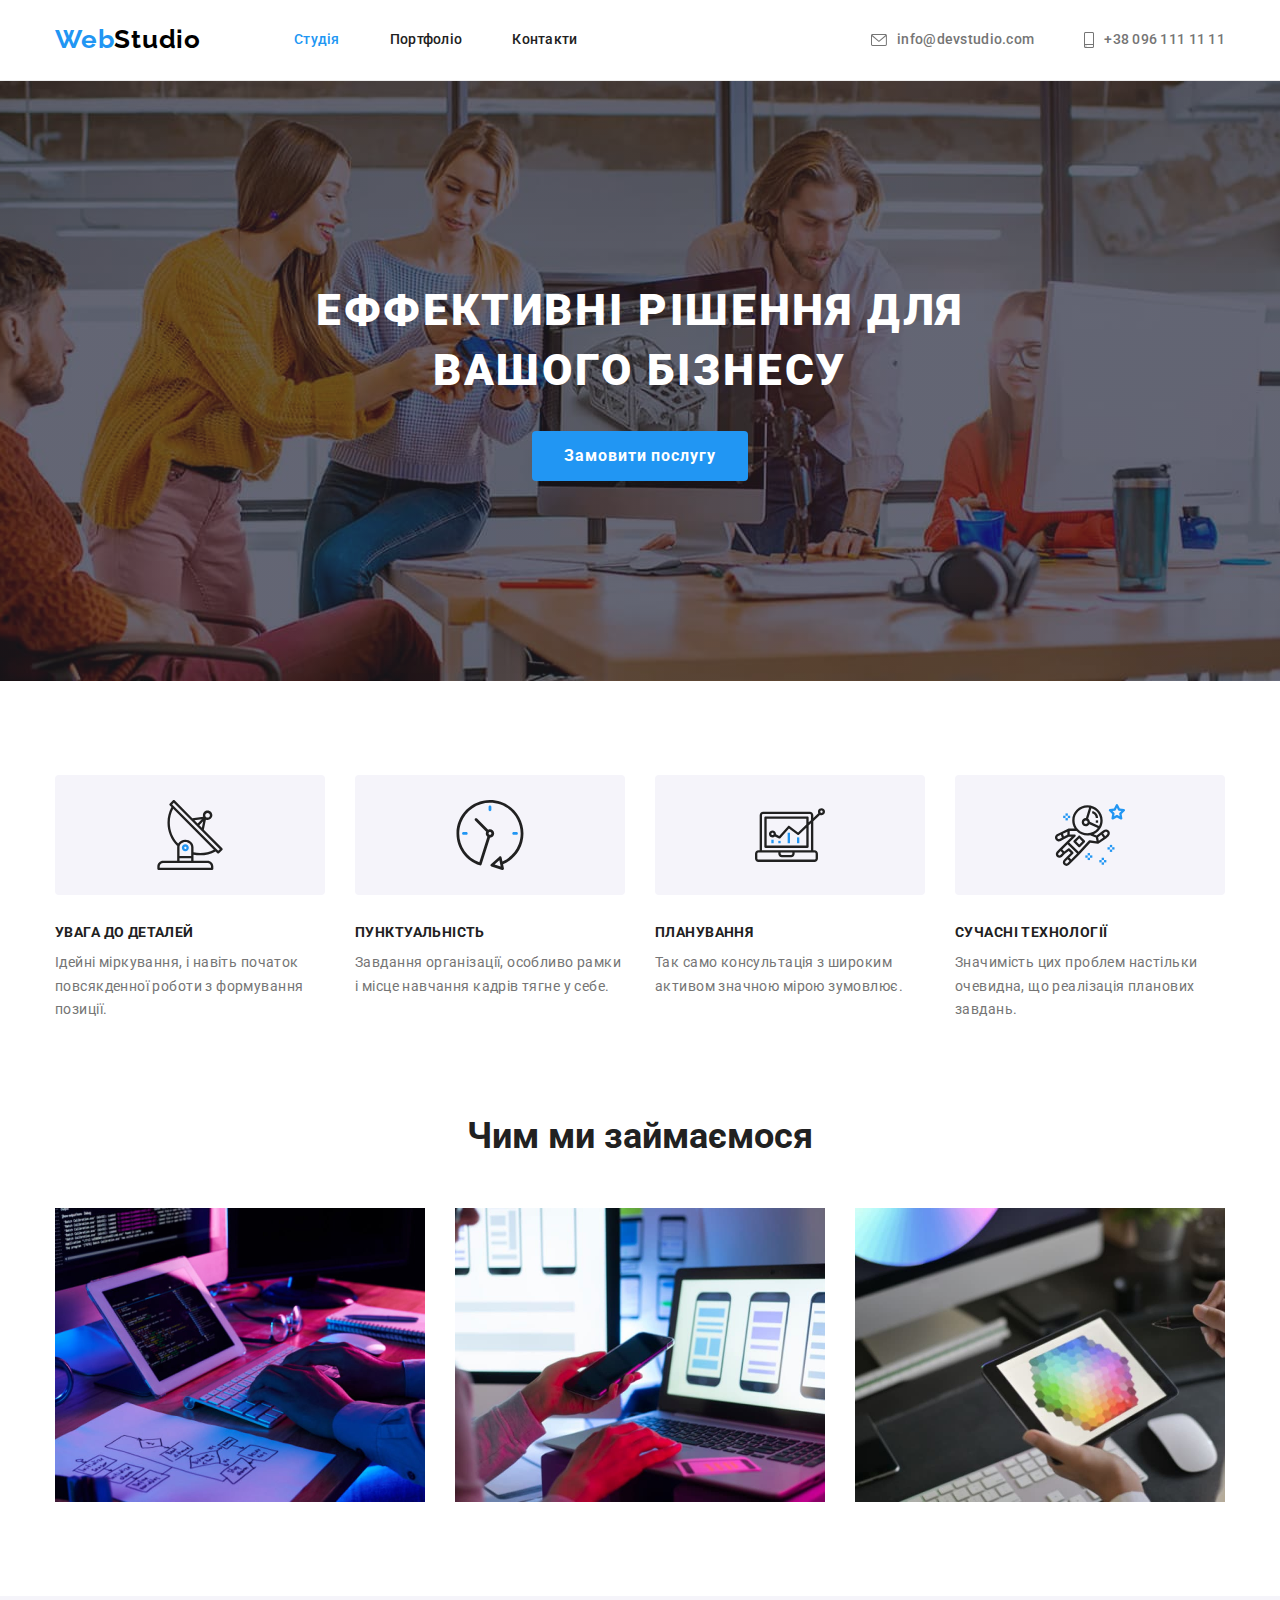
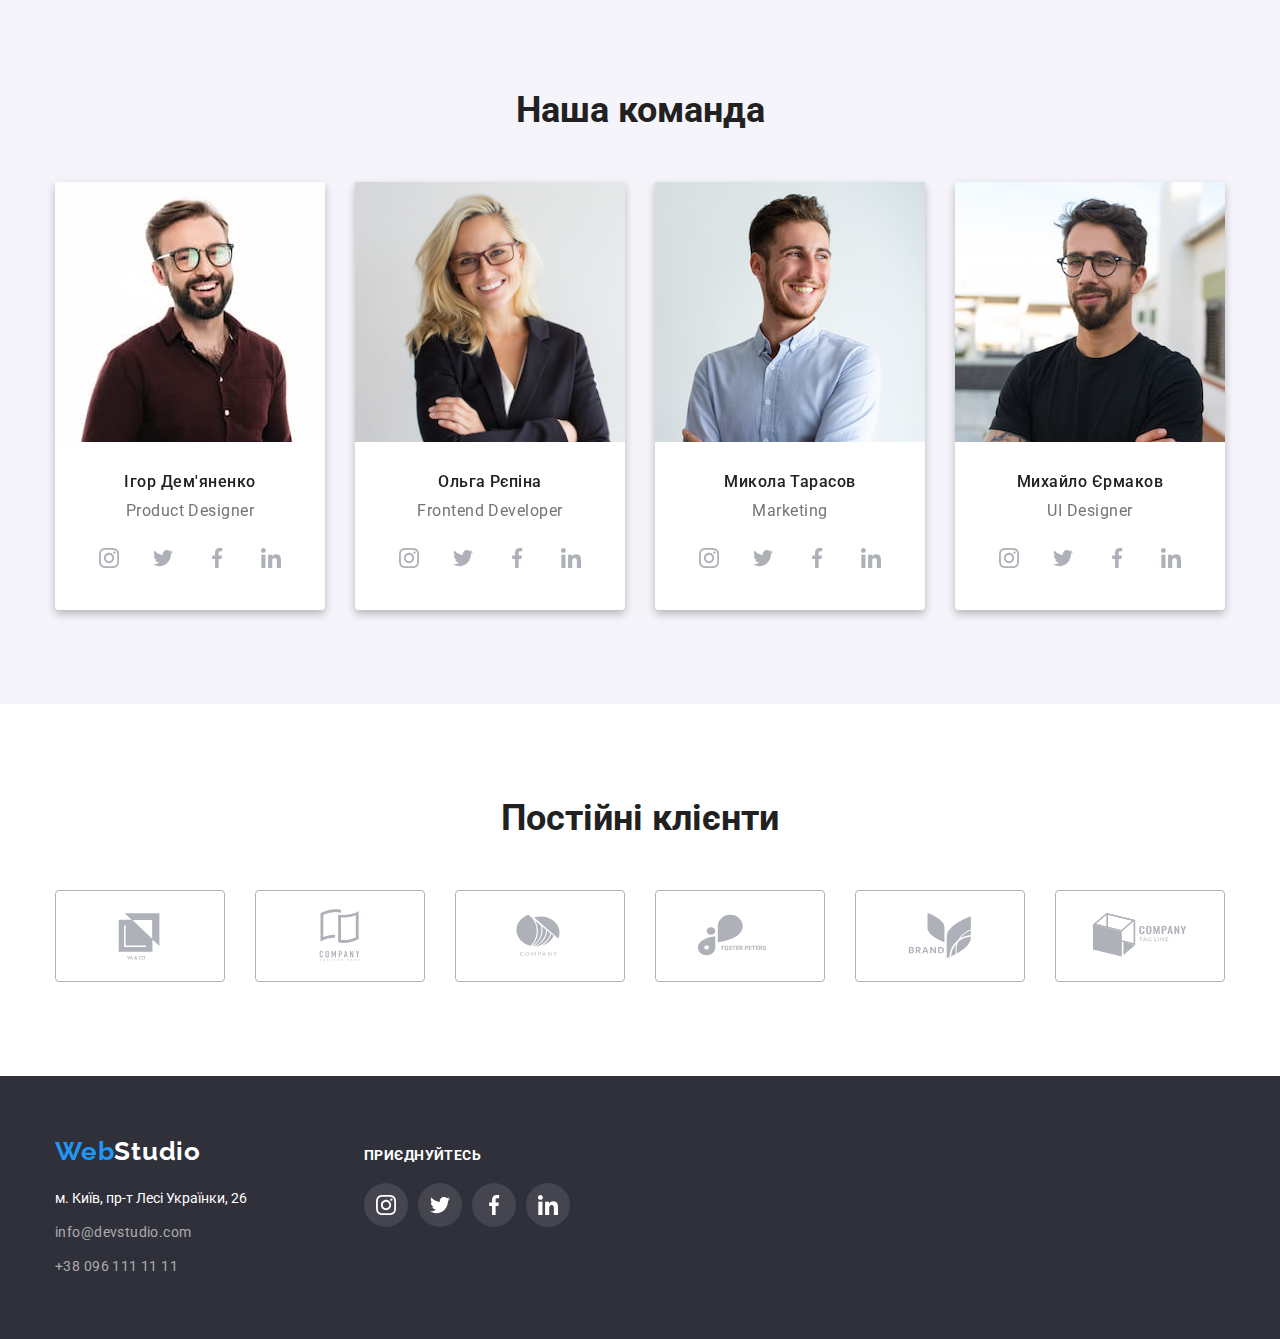
<file: index.html>
<!DOCTYPE html>
<html lang="uk">

<head>
  <meta charset="UTF-8" />
  <meta http-equiv="X-UA-Compatible" content="IE=edge" />
  <meta name="viewport" content="width=device-width, initial-scale=1.0" />
  <title>Cтудiя</title>
  <link rel="stylesheet"
    href="https://cdnjs.cloudflare.com/ajax/libs/modern-normalize/1.0.0/modern-normalize.min.css" />
  <link rel="preconnect" href="https://fonts.googleapis.com" />
  <link rel="preconnect" href="https://fonts.gstatic.com" crossorigin />
  <link href="https://fonts.googleapis.com/css2?family=Raleway:wght@700&family=Roboto:wght@400;500;700&display=swap"
    rel="stylesheet" />

  <link rel="stylesheet" href="./css/styles.css" />
</head>

<body>
  <header class="header">
    <!--Navigation -->
    <div class="container header-container">
      <nav class="navigation-bar">
        <a href="./index.html" class="logo">Web<span class="logo-studio-header">Studio</span></a>
        <ul class="nav-bar list">
          <li class="item">
            <a class="nav-link active" href="./index.html">Студія</a>
          </li>
          <li class="item">
            <a class="nav-link" href="./portfolio.html">Портфоліо</a>
          </li>
          <li class="item"><a class="nav-link" href="#">Контакти</a></li>
        </ul>
      </nav>
      <!-- Contacts -->
      <ul class="contacts list">
        <li class="item">
          <a class="contacts-address" href="mailto:info@devstudio.com"><svg class="header-img-mail" width="16"
              height="12">
              <use href="./image/icons/symbol-defs.svg#icon-envelope"></use>
            </svg>info@devstudio.com</a>
        </li>
        <li class="item number">
          <a class="contacts-address" href="tel:380961111111"><svg class="header-img-mail" width="10" height="16">
              <use href="./image/icons/symbol-defs.svg#icon-smartphone"></use>
            </svg>
            +38 096 111 11 11</a>
        </li>
      </ul>
    </div>
  </header>
  <main>
    <!-- hero -->
    <section class="section section-hero">
      <div class="container section-hero-text">
        <h1 class="section-hero-header">
          Еффективні рішення для вашого бізнесу
        </h1>
        <button class="button button-secondary" type="button" name="замовити послугу">
          Замовити послугу
        </button>
      </div>
    </section>
    <!-- sevice description -->
    <section class="section servise-description">
      <div class="container">
        <h2 class="visually-hidden">Наші переваги</h2>
        <ul class="list">
          <li class="item">
            <div class="servise-description-thumb">
              <svg class="servise-description-icon" width="70px" height="70px">
                <use href="./image/icons/symbol-defs.svg#icon-antenna"></use>
              </svg>
            </div>
            <h3 class="item-header">Увага до деталей</h3>
            <p class="item-text">
              Ідейні міркування, i навіть початок повсякденної роботи з
              формування позиції.
            </p>
          </li>
          <li class="item">
            <div class="servise-description-thumb">
              <svg class="servise-description-icon" width="70px" height="70px">
                <use href="./image/icons/symbol-defs.svg#icon-clock"></use>
              </svg>
            </div>
            <h3 class="item-header">Пунктуальність</h3>
            <p class="item-text">
              Завдання організації, особливо рамки i місце навчання кадрів
              тягне у себе.
            </p>
          </li>
          <li class="item">
            <div class="servise-description-thumb">
              <svg class="servise-description-icon" width="70px" height="70px">
                <use href="./image/icons/symbol-defs.svg#icon-diagram"></use>
              </svg>
            </div>
            <h3 class="item-header">Планування</h3>
            <p class="item-text">
              Так само консультація з широким активом значною мірою зумовлює.
            </p>
          </li>
          <li class="item">
            <div class="servise-description-thumb">
              <svg class="servise-description-icon" width="70px" height="70px">
                <use href="./image/icons/symbol-defs.svg#icon-astronaut"></use>
              </svg>
            </div>
            <h3 class="item-header">Сучасні технології</h3>
            <p class="item-text">
              Значимість цих проблем настільки очевидна, що реалізація
              планових завдань.
            </p>
          </li>
        </ul>
      </div>
    </section>
    <!-- About us -->
    <section class="section about-us">
      <div class="container">
        <h2 class="sections-headers">Чим ми займаємося</h2>
        <ul class="list flexbox">
          <li class="item">
            <img src="./image/studio-page/hwimage1.jpg" alt="розробник в процессі роботи" width="370" />
          </li>
          <li class="item">
            <img src="./image/studio-page/hwimage2.jpg" alt="дизайнер в процессі роботи" width="370" />
          </li>
          <li class="item">
            <img src="./image/studio-page/hwimage3.jpg" alt="дизайнер в процессі роботи" width="370" />
          </li>
        </ul>
      </div>
    </section>
    <!-- our team  -->
    <section class="section our-team">
      <div class="container">
        <h2 class="sections-headers">Наша команда</h2>
        <ul class="list flexbox">
          <li class="item">
            <img src="./image/studio-page/hwteam1.jpg" alt="фото Ігора Дем'яненко" width="270" />
            <div class="team-wrap">
              <h3>Ігор Дем'яненко</h3>
              <p>Product Designer</p>
              <ul class="social-list list">
                <li class="social-item">
                  <a href="https://www.instagram.com/" class="social-link"><svg class="social-icons">
                      <use href="./image/icons/symbol-defs.svg#icon-instagram"></use>
                    </svg></a>
                </li>
                <li class="social-item">
                  <a href="https://twitter.com/" class="social-link"><svg class="social-icons">
                      <use href="./image/icons/symbol-defs.svg#icon-twitter"></use>
                    </svg></a>
                </li>
                <li class="social-item">
                  <a href="https://www.facebook.com/" class="social-link"><svg class="social-icons">
                      <use href="./image/icons/symbol-defs.svg#icon-facebook"></use>
                    </svg></a>
                </li>
                <li class="social-item">
                  <a href="https://www.linkedin.com/" class="social-link"><svg class="social-icons">
                      <use href="./image/icons/symbol-defs.svg#icon-linkedin"></use>
                    </svg></a>
                </li>
              </ul>
            </div>
          </li>
          <li class="item">
            <img src="./image/studio-page/hwteam2.jpg" alt="фото Ольги Рєпіної" width="270" />
            <div class="team-wrap">
              <h3>Ольга Рєпіна</h3>
              <p>Frontend Developer</p>
              <ul class="social-list list">
                <li class="social-item">
                  <a href="https://www.instagram.com/" class="social-link"><svg class="social-icons">
                      <use href="./image/icons/symbol-defs.svg#icon-instagram"></use>
                    </svg></a>
                </li>
                <li class="social-item">
                  <a href="https://twitter.com/" class="social-link"><svg class="social-icons">
                      <use href="./image/icons/symbol-defs.svg#icon-twitter"></use>
                    </svg></a>
                </li>
                <li class="social-item">
                  <a href="https://www.facebook.com/" class="social-link"><svg class="social-icons">
                      <use href="./image/icons/symbol-defs.svg#icon-facebook"></use>
                    </svg></a>
                </li>
                <li class="social-item">
                  <a href="https://www.linkedin.com/" class="social-link"><svg class="social-icons">
                      <use href="./image/icons/symbol-defs.svg#icon-linkedin"></use>
                    </svg></a>
                </li>
              </ul>
            </div>
          </li>
          <li class="item">
            <img src="./image/studio-page/hwteam3.jpg" alt="фото Миколи Тарасова" width="270" />
            <div class="team-wrap">
              <h3>Микола Тарасов</h3>
              <p>Marketing</p>
              <ul class="social-list list">
                <li class="social-item">
                  <a href="https://www.instagram.com/" class="social-link"><svg class="social-icons">
                      <use href="./image/icons/symbol-defs.svg#icon-instagram"></use>
                    </svg></a>
                </li>
                <li class="social-item">
                  <a href="https://twitter.com/" class="social-link"><svg class="social-icons">
                      <use href="./image/icons/symbol-defs.svg#icon-twitter"></use>
                    </svg></a>
                </li>
                <li class="social-item">
                  <a href="https://www.facebook.com/" class="social-link"><svg class="social-icons">
                      <use href="./image/icons/symbol-defs.svg#icon-facebook"></use>
                    </svg></a>
                </li>
                <li class="social-item">
                  <a href="https://www.linkedin.com/" class="social-link"><svg class="social-icons">
                      <use href="./image/icons/symbol-defs.svg#icon-linkedin"></use>
                    </svg></a>
                </li>
              </ul>
            </div>
          </li>
          <li class="item">
            <img src="./image/studio-page/hwteam4.jpg" alt="фото Михайла Єрмакова" width="270" />
            <div class="team-wrap">
              <h3>Михайло Єрмаков</h3>
              <p>UI Designer</p>
              <ul class="social-list list">
                <li class="social-item">
                  <a href="https://www.instagram.com/" class="social-link"><svg class="social-icons">
                      <use href="./image/icons/symbol-defs.svg#icon-instagram"></use>
                    </svg></a>
                </li>
                <li class="social-item">
                  <a href="https://twitter.com/" class="social-link"><svg class="social-icons">
                      <use href="./image/icons/symbol-defs.svg#icon-twitter"></use>
                    </svg></a>
                </li>
                <li class="social-item">
                  <a href="https://www.facebook.com/" class="social-link"><svg class="social-icons">
                      <use href="./image/icons/symbol-defs.svg#icon-facebook"></use>
                    </svg></a>
                </li>
                <li class="social-item">
                  <a href="https://www.linkedin.com/" class="social-link"><svg class="social-icons">
                      <use href="./image/icons/symbol-defs.svg#icon-linkedin"></use>
                    </svg></a>
                </li>
              </ul>
            </div>
          </li>
        </ul>
      </div>
    </section>
    <section class="section our-clients">
      <div class="container">
        <div class="our-clients-content">
          <h2 class="sections-headers">Постійні клієнти</h2>
          <ul class="flexbox list">
            <li class="item">
              <a class="clients-company-link" href="#"><svg class="our-clients-img">
                  <use href="./image/icons/symbol-defs.svg#icon-logo-first"></use>
                </svg>
              </a>
            </li>
            <li class="item">
              <a class="clients-company-link" href="#"><svg class="our-clients-img">
                  <use href="./image/icons/symbol-defs.svg#icon-logo-second"></use>
                </svg>
              </a>
            </li>
            <li class="item">
              <a class="clients-company-link" href="#"><svg class="our-clients-img">
                  <use href="./image/icons/symbol-defs.svg#icon-logo-third"></use>
                </svg>
              </a>
            </li>
            <li class="item">
              <a class="clients-company-link" href="#"><svg class="our-clients-img">
                  <use href="./image/icons/symbol-defs.svg#icon-logo-forth"></use>
                </svg>
              </a>
            </li>
            <li class="item">
              <a class="clients-company-link" href="#"><svg class="our-clients-img">
                  <use href="./image/icons/symbol-defs.svg#icon-logo-fifth"></use>
                </svg>
              </a>
            </li>
            <li class="item">
              <a class="clients-company-link" href="#"><svg class="our-clients-img">
                  <use href="./image/icons/symbol-defs.svg#icon-logo-sixth"></use>
                </svg>
              </a>
            </li>
          </ul>
        </div>
      </div>
    </section>
  </main>
  <footer class="footer">
    <div class="container flexbox">
      <div class="flexbox-logo-address">
        <a href="./index.html" class="logo">
          Web<span class="logo-studio">Studio</span></a>
        <address>
          <ul class="nav-bar-footer list">
            <li class="physical-address item">
              м. Київ, пр-т Лесі Українки, 26
            </li>
            <li class="item">
              <a class="nav-link-footer" href="mailto:info@devstudio.com">info@devstudio.com
              </a>
            </li>
            <li class="item">
              <a class="nav-link-footer" href="tel:380961111111">+38 096 111 11 11</a>
            </li>
          </ul>
        </address>
      </div>
      <div class="flexbox-links">
        <h2 class="join">Приєднуйтесь</h2>
        <ul class="social-links flexbox list">
          <li class="social-item">
            <a href="https://www.instagram.com/" class="social-link"><svg class="social-icons">
                <use href="./image/icons/symbol-defs.svg#icon-instagram"></use>
              </svg></a>
          </li>
          <li class="social-item">
            <a href="https://twitter.com/" class="social-link"><svg class="social-icons">
                <use href="./image/icons/symbol-defs.svg#icon-twitter"></use>
              </svg></a>
          </li>
          <li class="social-item">
            <a href="https://www.facebook.com/" class="social-link"><svg class="social-icons">
                <use href="./image/icons/symbol-defs.svg#icon-facebook"></use>
              </svg></a>
          </li>
          <li class="social-item">
            <a href="https://www.linkedin.com/" class="social-link"><svg class="social-icons">
                <use href="./image/icons/symbol-defs.svg#icon-linkedin"></use>
              </svg></a>
          </li>
        </ul>
      </div>
    </div>
  </footer>
</body>

</html>
</file>
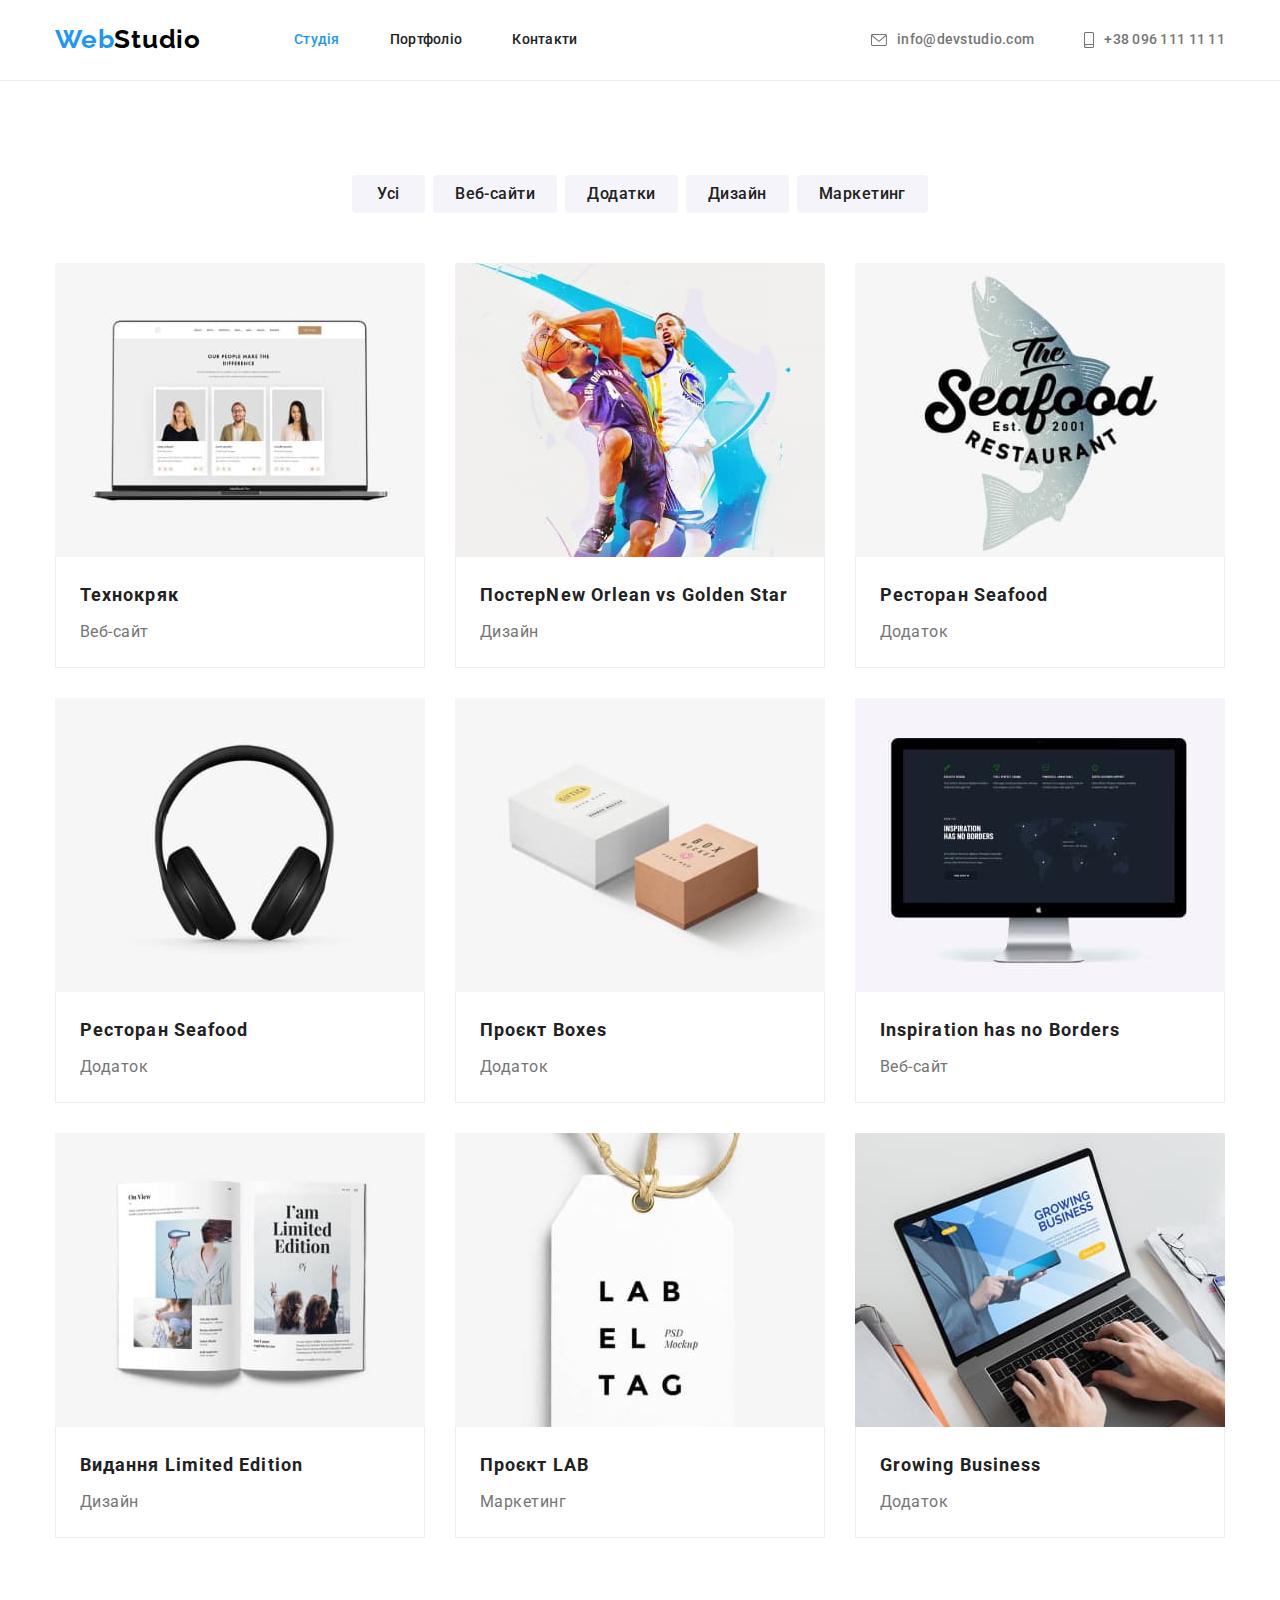
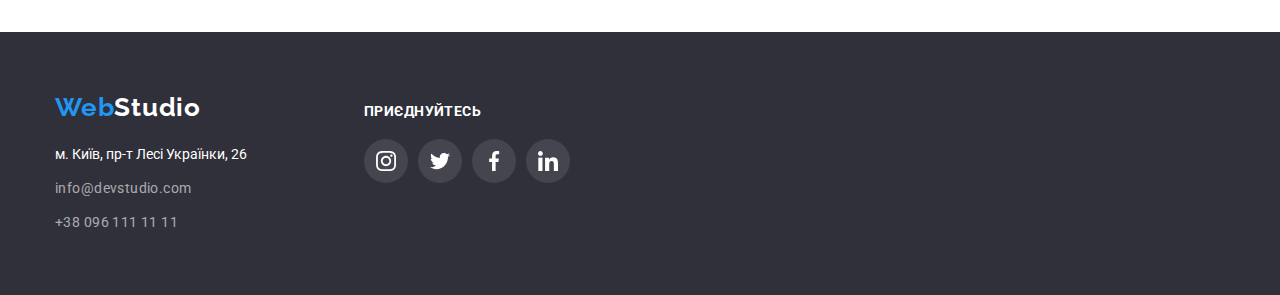
<file: portfolio.html>
<!DOCTYPE html>
<html lang="uk">
  <head>
    <meta charset="UTF-8" />
    <meta http-equiv="X-UA-Compatible" content="IE=edge" />
    <meta name="viewport" content="width=device-width, initial-scale=1.0" />
    <title>Cтудiя</title>
    <link
      rel="stylesheet"
      href="https://cdnjs.cloudflare.com/ajax/libs/modern-normalize/1.0.0/modern-normalize.min.css"
    />
    <link rel="preconnect" href="https://fonts.googleapis.com" />
    <link rel="preconnect" href="https://fonts.gstatic.com" crossorigin />
    <link
      href="https://fonts.googleapis.com/css2?family=Raleway:wght@700&family=Roboto:wght@400;500;700&display=swap"
      rel="stylesheet"
    />
    <link rel="stylesheet" href="./css/styles.css" />
  </head>
  <body>
  <header class="header">
    <!--Navigation -->
    <div class="container header-container">
      <nav class="navigation-bar">
        <a href="./index.html" class="logo">Web<span class="logo-studio-header">Studio</span></a>
        <ul class="nav-bar list">
          <li class="item">
            <a class="nav-link active" href="./index.html">Студія</a>
          </li>
          <li class="item">
            <a class="nav-link" href="./portfolio.html">Портфоліо</a>
          </li>
          <li class="item"><a class="nav-link" href="#">Контакти</a></li>
        </ul>
      </nav>
      <!-- Contacts -->
      <ul class="contacts list">
        <li class="item">
          <a class="contacts-address" href="mailto:info@devstudio.com"><svg class="header-img-mail" width="16"
              height="12">
              <use href="./image/icons/symbol-defs.svg#icon-envelope"></use>
            </svg>info@devstudio.com</a>

        </li>
        <li class="item number">

          <a class="contacts-address" href="tel:380961111111"><svg class="header-img-mail" width="10" height="16">
              <use href="./image/icons/symbol-defs.svg#icon-smartphone"></use>
            </svg>
            +38 096 111 11 11</a>
        </li>
      </ul>
    </div>
  </header>
    <main>
      <section class="section projects-examples">
          <h1 class="portfolio-main-header">Нащі проекти</h1>
          <ul class="list flexbox">
            <li class="item">
              <button class="button button-primary" type="button">Усі</button>
            </li>
            <li class="item">
              <button class="button button-primary" type="button">
                Веб-сайти
              </button>
            </li>
            <li class="item">
              <button class="button button-primary" type="button">
                Додатки
              </button>
            </li>
            <li class="item">
              <button class="button button-primary" type="button">
                Дизайн
              </button>
            </li>
            <li class="item">
              <button class="button button-primary" type="button">
                Маркетинг
              </button>
            </li>
          </ul>
        </div>
        <div class="container">
          <ul class="list flex-box-examples">
            <li class="item">
              <img
                src="./image/portfolio-page/portfrolio-img-1.jpg"
                alt="Технохряк обкладинка"
                width="370"
                height="294"
              />
              <div class="item-text">
                <h2 class="item-header">Технокряк</h2>
                <p class="item-paragraph">Веб-сайт</p>
              </div>
            </li>
            <li class="item">
              <img
                src="./image/portfolio-page/portfrolio-img-2.jpg"
                alt="Постер New Orlean vs Golden Star"
                width="370"
                height="294"
              />
              <div class="item-text">
                <h2 class="item-header">
                  Постер<span class="long-text" lang="en"
                    >New Orlean vs Golden Star</span
                  >
                </h2>
                <p class="item-paragraph">Дизайн</p>
              </div>
            </li>
            <li class="item">
              <img
                src="./image/portfolio-page/portfrolio-img-3.jpg"
                alt="обкладинка ресторана Seafood"
                width="370"
                height="294"
              />
              <div class="item-text">
                <h2 class="item-header">Ресторан Seafood</h2>
                <p class="item-paragraph">Додаток</p>
              </div>
            </li>
            <li class="item">
              <img
                src="./image/portfolio-page/portfrolio-img-4.jpg"
                alt="обкладинка Проєкту Prime"
                width="370"
                height="294"
              />
              <div class="item-text">
                <h2 class="item-header">Ресторан Seafood</h2>
                <p class="item-paragraph">Додаток</p>
              </div>
            </li>
            <li class="item">
              <img
                src="./image/portfolio-page/portfrolio-img-5.jpg"
                alt="обкладинка Проєкту Boxes"
                width="370"
                height="294"
              />
              <div class="item-text">
                <h2 class="item-header">Проєкт Boxes</h2>
                <p class="item-paragraph">Додаток</p>
              </div>
            </li>
            <li class="item">
              <img
                src="./image/portfolio-page/portfrolio-img-6.jpg"
                alt="обкладинка веб сайту Inspiration has no Borders"
                width="370"
                height="294"
              />
              <div class="item-text">
                <h2 class="item-header" lang="en">Inspiration has no Borders</h2>
                <p class="item-paragraph">Веб-сайт</p>
              </div>
            </li>
            <li class="item">
              <img
                src="./image/portfolio-page/portfrolio-img-7.jpg"
                alt="Обкладинка видання Limited Edition"
                width="370"
                height="294"
              />
              <div class="item-text">
                <h2 class="item-header">Видання Limited Edition</h2>
                <p class="item-paragraph">Дизайн</p>
              </div>
            </li>
            <li class="item">
              <img
                src="./image/portfolio-page/portfrolio-img-8.jpg"
                alt="Облкадинка Проєкту LAB"
                width="370"
                height="294"
              />
              <div class="item-text">
                <h2 class="item-header">Проєкт LAB</h2>
                <p class="item-paragraph">Маркетинг</p>
              </div>
            </li>
            <li class="item">
              <img
                src="./image/portfolio-page/portfrolio-img-9.jpg"
                alt="фото Додатку Growing Business"
                width="370"
                height="294"
              />
              <div class="item-text">
                <h2 class="item-header">Growing Business</h2>
                <p class="item-paragraph">Додаток</p>
              </div>
            </li>
          </ul>
        </div>
      </section>
    </main>
  <footer class="footer">
    <div class="container flexbox">
      <div class="flexbox-logo-address">
        <a href="./index.html" class="logo">
          Web<span class="logo-studio">Studio</span></a>
        <address>
          <ul class="nav-bar-footer list">
            <li class="physical-address item">
              м. Київ, пр-т Лесі Українки, 26
            </li>
            <li class="item">
              <a class="nav-link-footer" href="mailto:info@devstudio.com">info@devstudio.com
              </a>
            </li>
            <li class="item">
              <a class="nav-link-footer" href="tel:380961111111">+38 096 111 11 11</a>
            </li>
          </ul>
        </address>
      </div>
      <div class="flexbox-links">
        <h2 class="join">Приєднуйтесь</h2>
        <ul class="social-links flexbox list">
          <li class="social-item">
            <a href="https://www.instagram.com/" class="social-link"><svg class="social-icons">
                <use href="./image/icons/symbol-defs.svg#icon-instagram"></use>
              </svg></a>
          </li>
          <li class="social-item">
            <a href="https://twitter.com/" class="social-link"><svg class="social-icons">
                <use href="./image/icons/symbol-defs.svg#icon-twitter"></use>
              </svg></a>
          </li>
          <li class="social-item">
            <a href="https://www.facebook.com/" class="social-link"><svg class="social-icons">
                <use href="./image/icons/symbol-defs.svg#icon-facebook"></use>
              </svg></a>
          </li>
          <li class="social-item">
            <a href="https://www.linkedin.com/" class="social-link"><svg class="social-icons">
                <use href="./image/icons/symbol-defs.svg#icon-linkedin"></use>
              </svg></a>
          </li>
        </ul>
      </div>
    </div>
  </footer>
</body>
</html>
</file>
<file: css/styles.css>
:root{
    /* fonst */
    --main-font: 'Roboto', sans-serif;
    --secondary-font: 'Raleway', sans-serif;

    /* colors */
    --accent-txt-cl: #2196F3;
    --main-txt-cl: #212121;
    --secondary-txt-color: #757575;
    --secondary-txt-color-footer: rgba(255, 255, 255, 0.6);
    --color-button: #F5F4FA;
    --footer-txt-color:#fff;

     /* bg colors */
    --accent-bg-cl: #188CE8;
    --main-bg-cl: #2F303A;
    --secondary-bg-color: #757575;
    --third-bg-color: #F5F4FA;

    /* border colors */
    --border-color: #ECECEC;
    --our-clients-border-accent: #2196F3;

    /* icons-colors */
    --icons-primary: #AFB1B8;
    --icons-secondary: #ffffff;
}

/* primary rules */
body{
    color: var(--main-txt-cl);
    font-family: var(--main-font);
}

h1,
h2,
h3,
h4,
h5,
h6,
p {
padding: 0px;
margin: 0px;
}

img{
    display: block;
}

.section{
    padding: 94px 0;
}

.list{
    list-style-type: none;
    padding: 0px;
    margin: 0px;
}

.sections-headers{
    font-size: 36px;
    line-height: 1.16;
    text-align: center;
}

.container{
    width: 1200px;
    padding-left: 15px;
    padding-right: 15px;
    margin-left: auto;
    margin-right: auto;
}

/* header */
    .header{
    border-bottom: 1px solid #ECECEC;
}

    .navigation-bar{
    display: flex;

    align-items: center;
}
    .header-container{
    display: flex;
    align-items: center;
    }

/* logo */
.logo{
    margin-right: 93px;

    font-family: var(--secondary-font);
    text-decoration:none ;
    color: var(--accent-txt-cl);
    font-weight: 700;
    font-size: 26px;
    line-height: 1.20;
    letter-spacing: 0.03em;
}

.logo-studio-header{
    color: #000;
}


.footer .logo-studio {
    color: #fff;
}

/* navigation bar */

.nav-bar.list{
    display: flex;
    align-items: center;
}
.nav-bar .item:not(:first-child) {
    margin-left: 50px;
}

.contacts.list{
    margin-left: auto;
}


.nav-bar .nav-link{
display: block;
    text-decoration: none;
    color: var(--main-txt-cl);
    font-weight: 500;
    font-size: 14px;
    line-height: 1.14;
    letter-spacing: 0.02em;
    padding: 32px 0;
}

.active {
    color: var(--accent-txt-cl);
}

.nav-bar .nav-link:hover, .nav-bar .nav-link:focus{
    color: var(--accent-txt-cl);
}

.nav-bar-footer a{
    color: var(--secondary-txt-color-footer);
    font-style: normal;
    font-size: 14px;
    line-height: 1.71;
    letter-spacing: 0.03em
}

.nav-bar .active {
    color: var(--accent-txt-cl);
}


/* contacts */

.contacts{
    display: flex;
    justify-content: center;
}

.contacts .contacts-address{
    text-decoration: none;
    color: var(--secondary-txt-color);
    font-weight: 500;
    font-size: 14px;
    line-height: 1.14;
    letter-spacing: 0.02em;
    display: flex;
    align-items: center;
    padding: 32px 0;
}

.header .flexbox{
    display: flex;
    justify-items: center;
    align-items: center;
}

.contacts .contacts-address:hover ,
.contacts .contacts-address:focus{
    color: var(--accent-txt-cl);
}

.contacts .item:not(:first-child){
margin-left: 50px;
}

.header-img-mail{
    fill: currentColor;
    margin-right: 10px;
}

.header-img-tel{
    fill: var(--icons-primary);
    margin-right: 10px;
}

.contacts .contacts-address:hover .header-img-mail,
.contacts .contacts-address:focus .header-img-mail {
    fill: var(--accent-bg-cl);
}

/* buttons */
.button{
    font-family: inherit;
    cursor: pointer;
}

.button-primary{
    border: 0px;
    color: var(--main-txt-cl);
    background-color: var(--color-button);
    border-radius: 4px;

    font-weight: 500;
    font-size: 16px;
    line-height: 1.62;
    letter-spacing: 0.03em;
    min-width: 73px;
    min-height: 38px;
    padding: 6px 22px;
}

.button-primary:hover,
.button-primary:focus {
    background-color: var(--accent-txt-cl);
    color: #fff;
    box-shadow: 0px 3px 1px rgba(0, 0, 0, 0.1), 
    0px 1px 2px rgba(0, 0, 0, 0.08), 
    0px 2px 2px rgba(0, 0, 0, 0.12);
}

.button-secondary {
    background-color: var(--accent-txt-cl);
    color: #fff;
    font-weight: 700;
    font-size: 16px;
    line-height: 1.87;
    letter-spacing: 0.06em;

    margin-top: 30px;
}

.button-secondary:hover,
.button-secondary:focus {
    background: var(--accent-bg-cl);
    box-shadow: 0px 4px 4px rgba(0, 0, 0, 0.15);
    border-radius: 4px;
}

/* section hero */
.section-hero{
    background-color:var(--main-bg-cl);
    max-width: 1600px;
    margin: 0 auto;
    background-image: linear-gradient(to right,
     rgba(47, 48, 58, 0.4),
     rgba(47, 48, 58, 0.4)),
     url(../image/studio-page/hero-background.jpg);
     background-repeat: no-repeat;
     background-position: center;
     background-size: cover;
   
    text-align: center;

    padding: 200px 0;

}

.section-hero-header{
    max-width: 696px;
    margin: 0  auto;

    color:#fff;
    text-align: center;
    font-weight: 900;
    font-size: 44px;
    line-height: 1.36;
    letter-spacing: 0.06em;
    text-transform: uppercase;
}


.section-hero .button{
    width: 216px;
    height: 50px;
    border-radius: 4px; 
    border: none;
    padding: 10px 0;
}

.section-hero .header-img{
    display: flex;
    justify-items: center;
    width: 16px;
    height: 12px;
    
}


/* servise descriprion section */
.servise-description .list{
    display: flex;
    align-items: flex-start;
    gap: 30px;
}

.servise-description .item {
    flex-basis: calc((100% - 90px) / 4);
}


.visually-hidden{
            position: absolute;
            width: 1px;
            height: 1px;
            margin: -1px;
            border: 0;
            padding: 0;
    
            white-space: nowrap;
            clip-path: inset(100%);
            clip: rect(0 0 0 0);
            overflow: hidden;
 
}

.servise-description-thumb{
    display: flex;
    justify-content: center;
    align-items: center;

    width: 270px;
    height: 120px;
    margin-bottom: 30px;

    background-color: var(--third-bg-color);
    border-radius: 4px;
}

.servise-description .item-header {
    font-size: 14px;
    line-height: 1.14;
    text-transform: uppercase;
    letter-spacing: 0.03em;
    margin-bottom: 10px;
}

.servise-description .item-text {
    color: var(--secondary-txt-color);
    font-size: 14px;
    line-height: 1.71;
    letter-spacing: 0.03em;
}

/* about us */

.about-us.section{
    padding-top: 0;
}

.about-us .flexbox{
    display: flex;
    gap: 30px;
}

.about-us .sections-headers{
    margin-bottom: 50px;
}

.about-us img{
    display: block;
}   


/* our team */


.our-team{
    background-color: var(--third-bg-color);
}
.our-team .flexbox{
    display: flex;
    gap: 30px;
}

.our-team .item{
    background-color:#fff;
    filter: drop-shadow(0px 4px 4px rgba(0, 0, 0, 0.25));
    border-bottom-left-radius: 4px;
    border-bottom-right-radius:4px;
}
.team-wrap{
    padding: 30px 0;
}

.our-team .sections-headers{
    margin-bottom: 50px;
}

.our-team h3{
    margin-bottom: 10px;

    text-align: center;
    font-size: 16px;
    line-height: 1.19;
    font-weight: 500;
    letter-spacing: 0.03em;
}

.our-team p{
    text-align: center;
    color: var(--secondary-txt-color);
    font-size: 16px;
    line-height: 1.19;
    letter-spacing: 0.03em;
}
.social-list{
    display: flex;
    justify-content: center;
    gap: 10px;
    margin-top: 16px;
}

.social-link{
    display: flex;
    justify-content: center;
    width: 44px;
    height: 44px;
    border-radius: 50%;
    align-items: center;
    color: var(--icons-primary);
}

.social-link:hover,
.social-link:focus{
    background-color: var(--accent-bg-cl);
    color: var(--icons-secondary);
}


.social-icons{
    width: 20px;
    height: 20px;
    fill: currentColor;
}




/* our clients */
.our-clients .sections-headers{
    margin-bottom: 50px;
}

.our-clients .flexbox{
    display: flex;
    justify-content: center;
    align-items: center;
    gap: 30px;
}

.our-clients .item{
    width: 170px;
    height: 92px;
}

.our-clients .clients-company-link{
    display: flex;
    justify-content: center;
    align-items: center;

    width: 100%;
    height: 100%;

    color: var(--icons-primary);
    border: 1px solid #AFB1B8;
    border-radius: 4px;
}

.clients-company-link:hover,
.clients-company-link:focus{
    border: 1px solid var(--our-clients-border-accent);
    color: var(--our-clients-border-accent);

}

.our-clients-img{
    width: 106px;
    height: 60px;

    fill: currentColor;
}

.clients-company-link:hover .our-clients-img,
.clients-company-link:focus .our-clients-img{
    fill: var(--accent-bg-cl);
}

/* footer */

.footer{
    padding: 60px 0;
    background-color: var(--main-bg-cl);
}

.join{
    font-weight: 700;
    font-size: 14px;
    line-height: 16px;
    letter-spacing: 0.03em;
    text-transform: uppercase;

    color: var(--footer-txt-color);

    margin-bottom: 20px;
    
}

.footer .flexbox{
    display: flex;
    align-items: baseline;
}

.footer .logo{
    display: block;
    margin-bottom: 20px;
}


.nav-bar-footer .item:not(:last-child){
    margin-bottom: 10px;
}
.physical-address{
    color: #fff;
    font-size: 14px;
    line-height: 1.71;
    font-style: normal;
}

.nav-link-footer{
    text-decoration: none;
    color: var(--secondary-txt-color-footer);
}
.nav-link-footer:hover,
.nav-link-footer:focus {
    color: var(--accent-txt-cl);
}   

.footer .social-links {
    display: flex;
    justify-content: center;
    gap: 10px;
    padding-bottom: 30px;

}

.footer .social-link {
    display: flex;
    justify-content: center;
    width: 44px;
    height: 44px;
    border-radius: 50%;
    align-items: center;
    
    background-color: rgba(255, 255, 255, 0.1);
}

.flexbox-logo-address{
    margin-right: 70px;
}
.footer .social-icons {
    width: 20px;
    height: 20px;
    align-items: center;
    fill: var(--icons-secondary);
}

.footer .social-link:hover,
.footer .social-link:focus{
    background-color: var(--accent-bg-cl);
}



/* protfolio page */



/* main section */

.portfolio-main-header{
    position: absolute;
    width: 1px;
    height: 1px;
    margin: -1px;
    border: 0;
    padding: 0;
    
    white-space: nowrap;
    clip-path: inset(100%);
    clip: rect(0 0 0 0);
    overflow: hidden;
}
/* buttons */
.projects-examples .flexbox .item:not(:last-child) {
    margin-right: 8px;
}

.projects-examples .flexbox{
    display: flex;
    justify-content: center;
    margin-bottom: 50px;
}

/* examples */

.projects-examples .item-header{
    margin-bottom: 4px;

    font-size: 18px;
    line-height: 2;
    letter-spacing: 0.06em;
}

.projects-examples .item-paragraph{

    color: var(--secondary-txt-color);
    font-size: 16px;
    line-height: 1.88;
    letter-spacing: 0.03em;

}

.flex-box-examples{
    display:flex ;
    flex-wrap: wrap;
    gap: 30px;  
}

.flex-box-examples .item{
    flex-basis: calc((100% - 60px) / 3);
}

.flex-box-examples .item:hover{
box-shadow: 0px 1px 1px rgba(0, 0, 0, 0.12),
0px 4px 4px rgba(0, 0, 0, 0.06),
1px 4px 6px rgba(0, 0, 0, 0.16);}

.flex-box-examples .item-text{
    padding: 20px 24px;
    border: solid 1px #EEEEEE;
    border-top: none;
}

.long-text{
    max-width: 322px;
}

.projects-examples .button-primary:hover{
    box-shadow: 0px 4px 4px rgba(0, 0, 0, 0.25);
}
</file>
